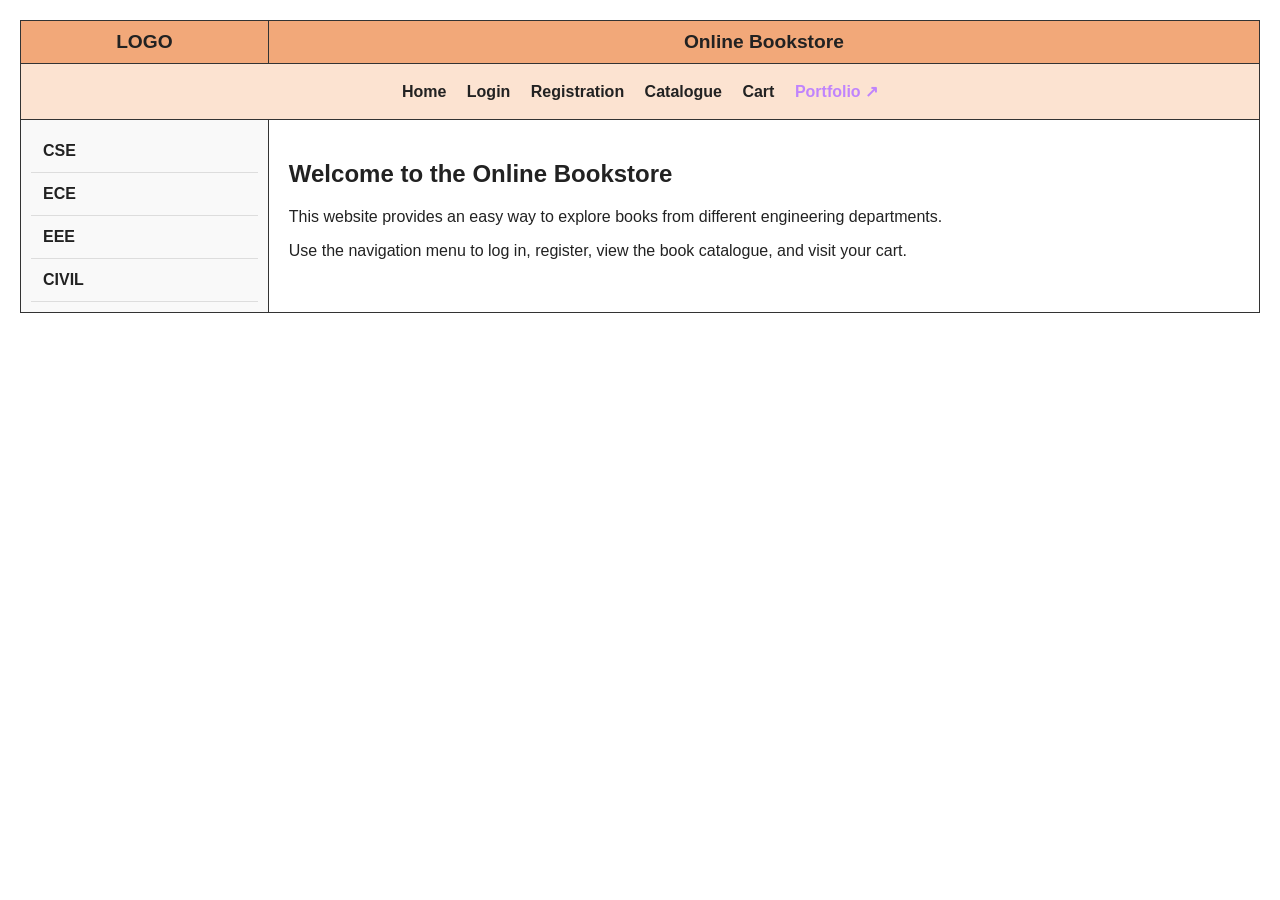
<file: index.html>
<!DOCTYPE html>
<html lang="en">
<head>
    <meta charset="UTF-8">
    <meta name="viewport" content="width=device-width, initial-scale=1.0">
    <title>Online Bookstore - Home</title>
    <link rel="stylesheet" href="style.css">
</head>
<body>

<table>
    <tr>
        <td class="header-bg logo">LOGO</td>
        <td class="header-bg">Online Bookstore</td>
    </tr>

    <tr class="nav-bg">
        <td colspan="2">
            <a href="index.html">Home</a>
            <a href="login.html">Login</a>
            <a href="registration.html">Registration</a>
            <a href="catalogue.html">Catalogue</a>
            <a href="cart.html">Cart</a>
            <a href="/portfolio" style="color: #c084fc; font-weight: bold;">Portfolio ↗</a>
        </td>
    </tr>

    <tr>
        
<td class="sidebar">
    <ul>
        <li><a href="catalogue.html?branch=CSE">CSE</a></li>
        <li><a href="catalogue.html?branch=ECE">ECE</a></li>
        <li><a href="catalogue.html?branch=EEE">EEE</a></li>
        <li><a href="catalogue.html?branch=CIVIL">CIVIL</a></li>
    </ul>
</td>


        <td class="main-content">
            <h2>Welcome to the Online Bookstore</h2>
            <p>
                This website provides an easy way to explore books
                from different engineering departments.
            </p>
            <p>
                Use the navigation menu to log in, register,
                view the book catalogue, and visit your cart.
            </p>
        </td>
    </tr>
</table>

</body>
</html>
</file>
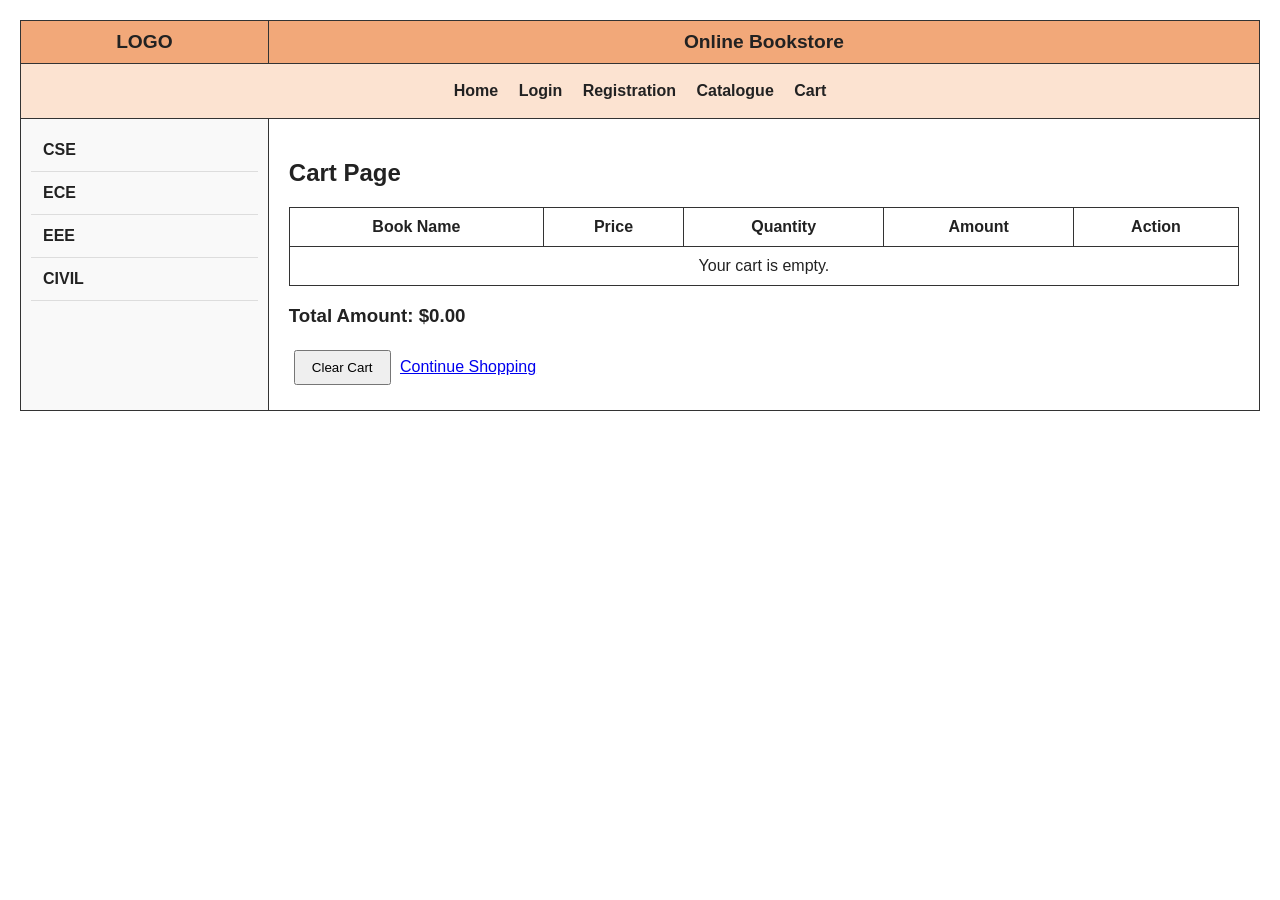
<file: cart.html>
<!DOCTYPE html>
<html lang="en">
<head>
    <meta charset="UTF-8">
    <meta name="viewport" content="width=device-width, initial-scale=1.0">
    <title>Cart - Online Bookstore</title>
    <link rel="stylesheet" href="style.css">
</head>
<body>

<table>
    <tr>
        <td class="header-bg logo">LOGO</td>
        <td class="header-bg">Online Bookstore</td>
    </tr>
    <tr class="nav-bg">
        <td colspan="2">
            <a href="index.html">Home</a>
            <a href="login.html">Login</a>
            <a href="registration.html">Registration</a>
            <a href="catalogue.html">Catalogue</a>
            <a href="cart.html">Cart</a>
        </td>
    </tr>
    <tr>
  
<td class="sidebar">
    <ul>
        <li><a href="catalogue.html?branch=CSE">CSE</a></li>
        <li><a href="catalogue.html?branch=ECE">ECE</a></li>
        <li><a href="catalogue.html?branch=EEE">EEE</a></li>
        <li><a href="catalogue.html?branch=CIVIL">CIVIL</a></li>
    </ul>
</td>

        <td class="main-content">
            <h2>Cart Page</h2>

            <table id="cartTable">
                <tr>
                    <th>Book Name</th>
                    <th>Price</th>
                    <th>Quantity</th>
                    <th>Amount</th>
                    <th>Action</th>
                </tr>
            </table>

            <h3 id="total">Total Amount: $0.00</h3>

            <button class="btn" onclick="clearCart()">Clear Cart</button>
            <a href="catalogue.html">Continue Shopping</a>
        </td>
    </tr>
</table>

<script>
function displayCart() {
    const cart = JSON.parse(localStorage.getItem("bookCart") || "[]");
    const table = document.getElementById("cartTable");

    table.innerHTML = `
        <tr>
            <th>Book Name</th>
            <th>Price</th>
            <th>Quantity</th>
            <th>Amount</th>
            <th>Action</th>
        </tr>`;

    let total = 0;

    cart.forEach((book, index) => {
        const amount = book.price * book.quantity;
        total += amount;

        const row = table.insertRow();
        row.insertCell().textContent = book.name;
        row.insertCell().textContent = "$" + book.price.toFixed(2);
        row.insertCell().textContent = book.quantity;
        row.insertCell().textContent = "$" + amount.toFixed(2);

        const actionCell = row.insertCell();
        const button = document.createElement("button");
        button.textContent = "Remove";
        button.className = "btn";
        button.onclick = () => removeBook(index);
        actionCell.appendChild(button);
    });

    if (cart.length === 0) {
        const row = table.insertRow();
        const cell = row.insertCell();
        cell.colSpan = 5;
        cell.textContent = "Your cart is empty.";
    }

    document.getElementById("total").textContent =
        "Total Amount: $" + total.toFixed(2);
}

function removeBook(index) {
    const cart = JSON.parse(localStorage.getItem("bookCart") || "[]");
    cart.splice(index, 1);
    localStorage.setItem("bookCart", JSON.stringify(cart));
    displayCart();
}

function clearCart() {
    localStorage.removeItem("bookCart");
    displayCart();
}

displayCart();
</script>

</body>
</html>
</file>
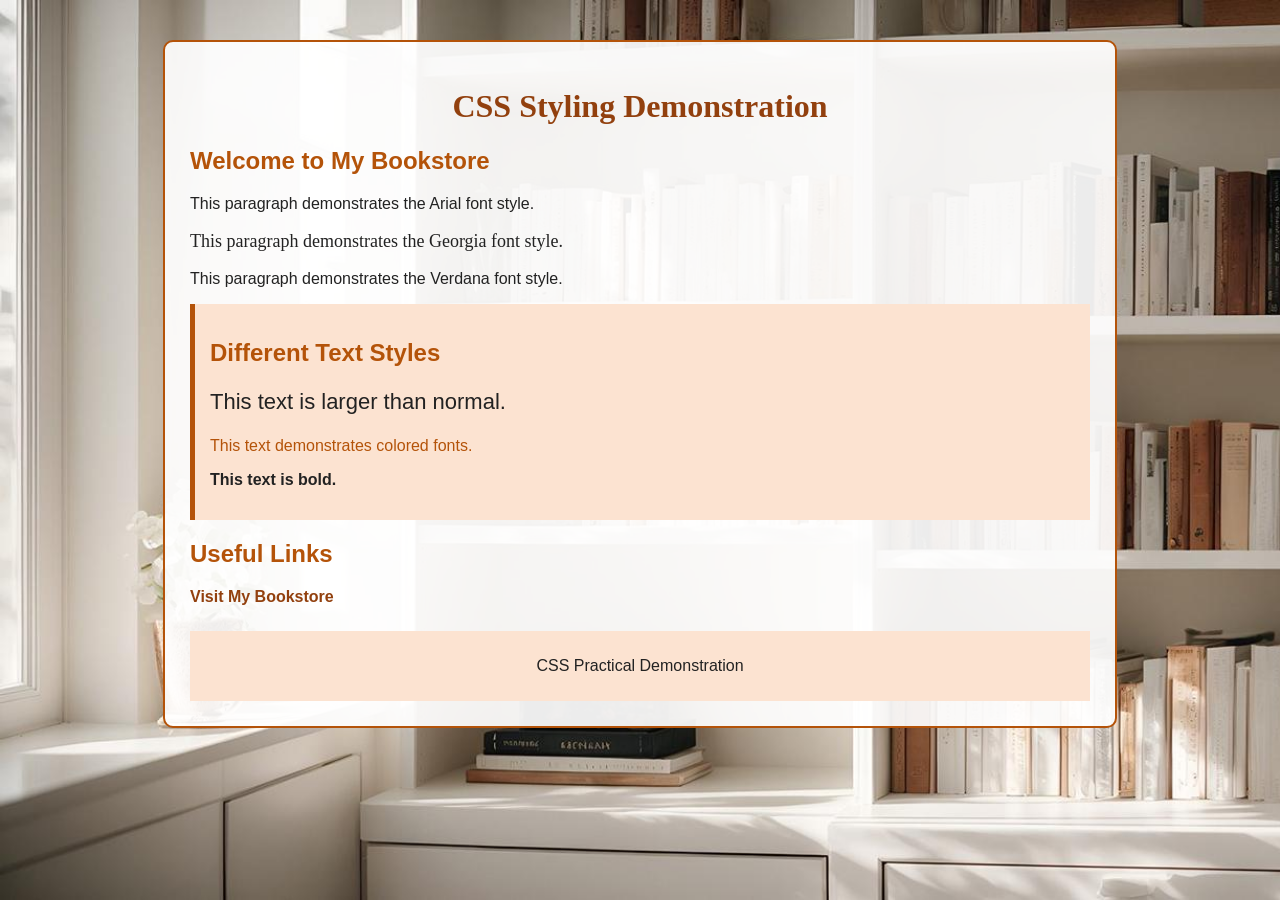
<file: css-exp-8.html>
<!DOCTYPE html>
<html lang="en">
<head>
    <meta charset="UTF-8">
    <meta name="viewport" content="width=device-width, initial-scale=1.0">
    <title>CSS Practical</title>
    <link rel="stylesheet" href="css-exp-8.css">
</head>
<body>

    <div class="container">
        <h1>CSS Styling Demonstration</h1>

        <h2>Welcome to My Bookstore</h2>

        <p class="arial">
            This paragraph demonstrates the Arial font style.
        </p>

        <p class="georgia">
            This paragraph demonstrates the Georgia font style.
        </p>

        <p class="verdana">
            This paragraph demonstrates the Verdana font style.
        </p>

        <div class="highlight">
            <h2>Different Text Styles</h2>
            <p class="large-text">This text is larger than normal.</p>
            <p class="colored-text">This text demonstrates colored fonts.</p>
            <p class="bold-text">This text is bold.</p>
        </div>

        <h2>Useful Links</h2>
        <p>
            <a href="index.html">Visit My Bookstore</a>
        </p>

        <footer>
            <p>CSS Practical Demonstration</p>
        </footer>
    </div>

</body>
</html>
</file>
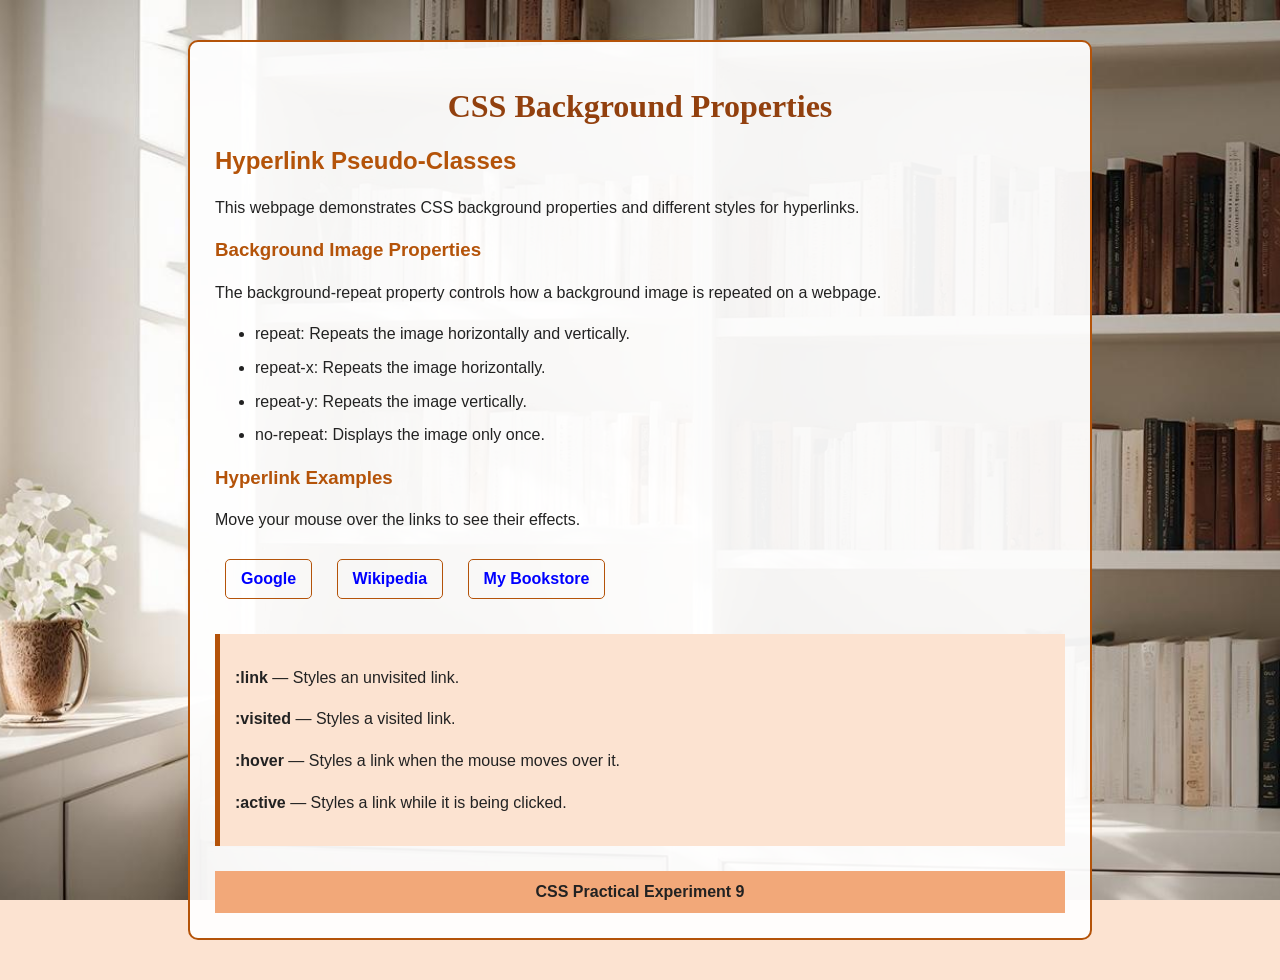
<file: css-exp-9.html>
<!DOCTYPE html>
<html lang="en">
<head>
    <meta charset="UTF-8">
    <meta name="viewport" content="width=device-width, initial-scale=1.0">
    <title>CSS Background and Hyperlink Effects</title>
    <link rel="stylesheet" href="css-exp-9.css">
</head>
<body>

    <div class="container">
        <h1>CSS Background Properties</h1>
        <h2>Hyperlink Pseudo-Classes</h2>

        <p>
            This webpage demonstrates CSS background properties
            and different styles for hyperlinks.
        </p>

        <h3>Background Image Properties</h3>

        <p>
            The background-repeat property controls how a background
            image is repeated on a webpage.
        </p>

        <ul>
            <li>repeat: Repeats the image horizontally and vertically.</li>
            <li>repeat-x: Repeats the image horizontally.</li>
            <li>repeat-y: Repeats the image vertically.</li>
            <li>no-repeat: Displays the image only once.</li>
        </ul>

        <h3>Hyperlink Examples</h3>

        <p>Move your mouse over the links to see their effects.</p>

        <div class="links">
            <a href="https://www.google.com">Google</a>
            <a href="https://www.wikipedia.org">Wikipedia</a>
            <a href="index.html">My Bookstore</a>
        </div>

        <div class="note">
            <p><strong>:link</strong> — Styles an unvisited link.</p>
            <p><strong>:visited</strong> — Styles a visited link.</p>
            <p><strong>:hover</strong> — Styles a link when the mouse moves over it.</p>
            <p><strong>:active</strong> — Styles a link while it is being clicked.</p>
        </div>

        <footer>
            CSS Practical Experiment 9
        </footer>
    </div>

</body>
</html>
</file>
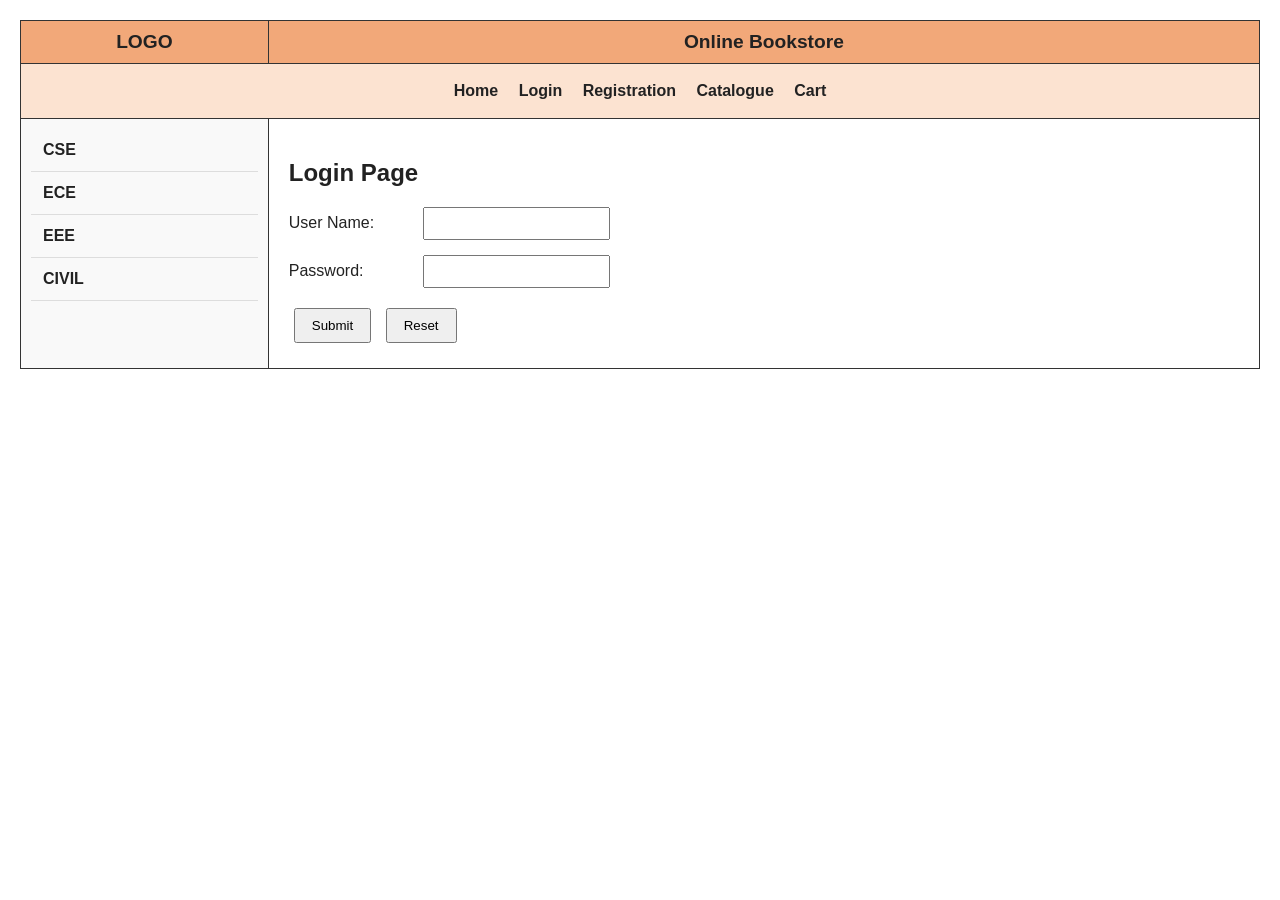
<file: login.html>
<!DOCTYPE html>
<html lang="en">
<head>
    <meta charset="UTF-8">
    <meta name="viewport" content="width=device-width, initial-scale=1.0">
    <title>Login - Online Bookstore</title>
    <link rel="stylesheet" href="style.css">
</head>
<body>

<table>
    <tr>
        <td class="header-bg logo">LOGO</td>
        <td class="header-bg">Online Bookstore</td>
    </tr>
    <tr class="nav-bg">
        <td colspan="2">
            <a href="index.html">Home</a>
            <a href="login.html">Login</a>
            <a href="registration.html">Registration</a>
            <a href="catalogue.html">Catalogue</a>
            <a href="cart.html">Cart</a>
        </td>
    </tr>
    <tr>
 
<td class="sidebar">
    <ul>
        <li><a href="catalogue.html?branch=CSE">CSE</a></li>
        <li><a href="catalogue.html?branch=ECE">ECE</a></li>
        <li><a href="catalogue.html?branch=EEE">EEE</a></li>
        <li><a href="catalogue.html?branch=CIVIL">CIVIL</a></li>
    </ul>
</td>

        <td class="main-content">
            <h2>Login Page</h2>

            <form onsubmit="event.preventDefault(); alert('Demo login submitted!');">
                <div class="form-group">
                    <label for="username">User Name:</label>
                    <input type="text" id="username" required>
                </div>

                <div class="form-group">
                    <label for="password">Password:</label>
                    <input type="password" id="password" required>
                </div>

                <button class="btn" type="submit">Submit</button>
                <button class="btn" type="reset">Reset</button>
            </form>
        </td>
    </tr>
</table>

</body>
</html>
</file>
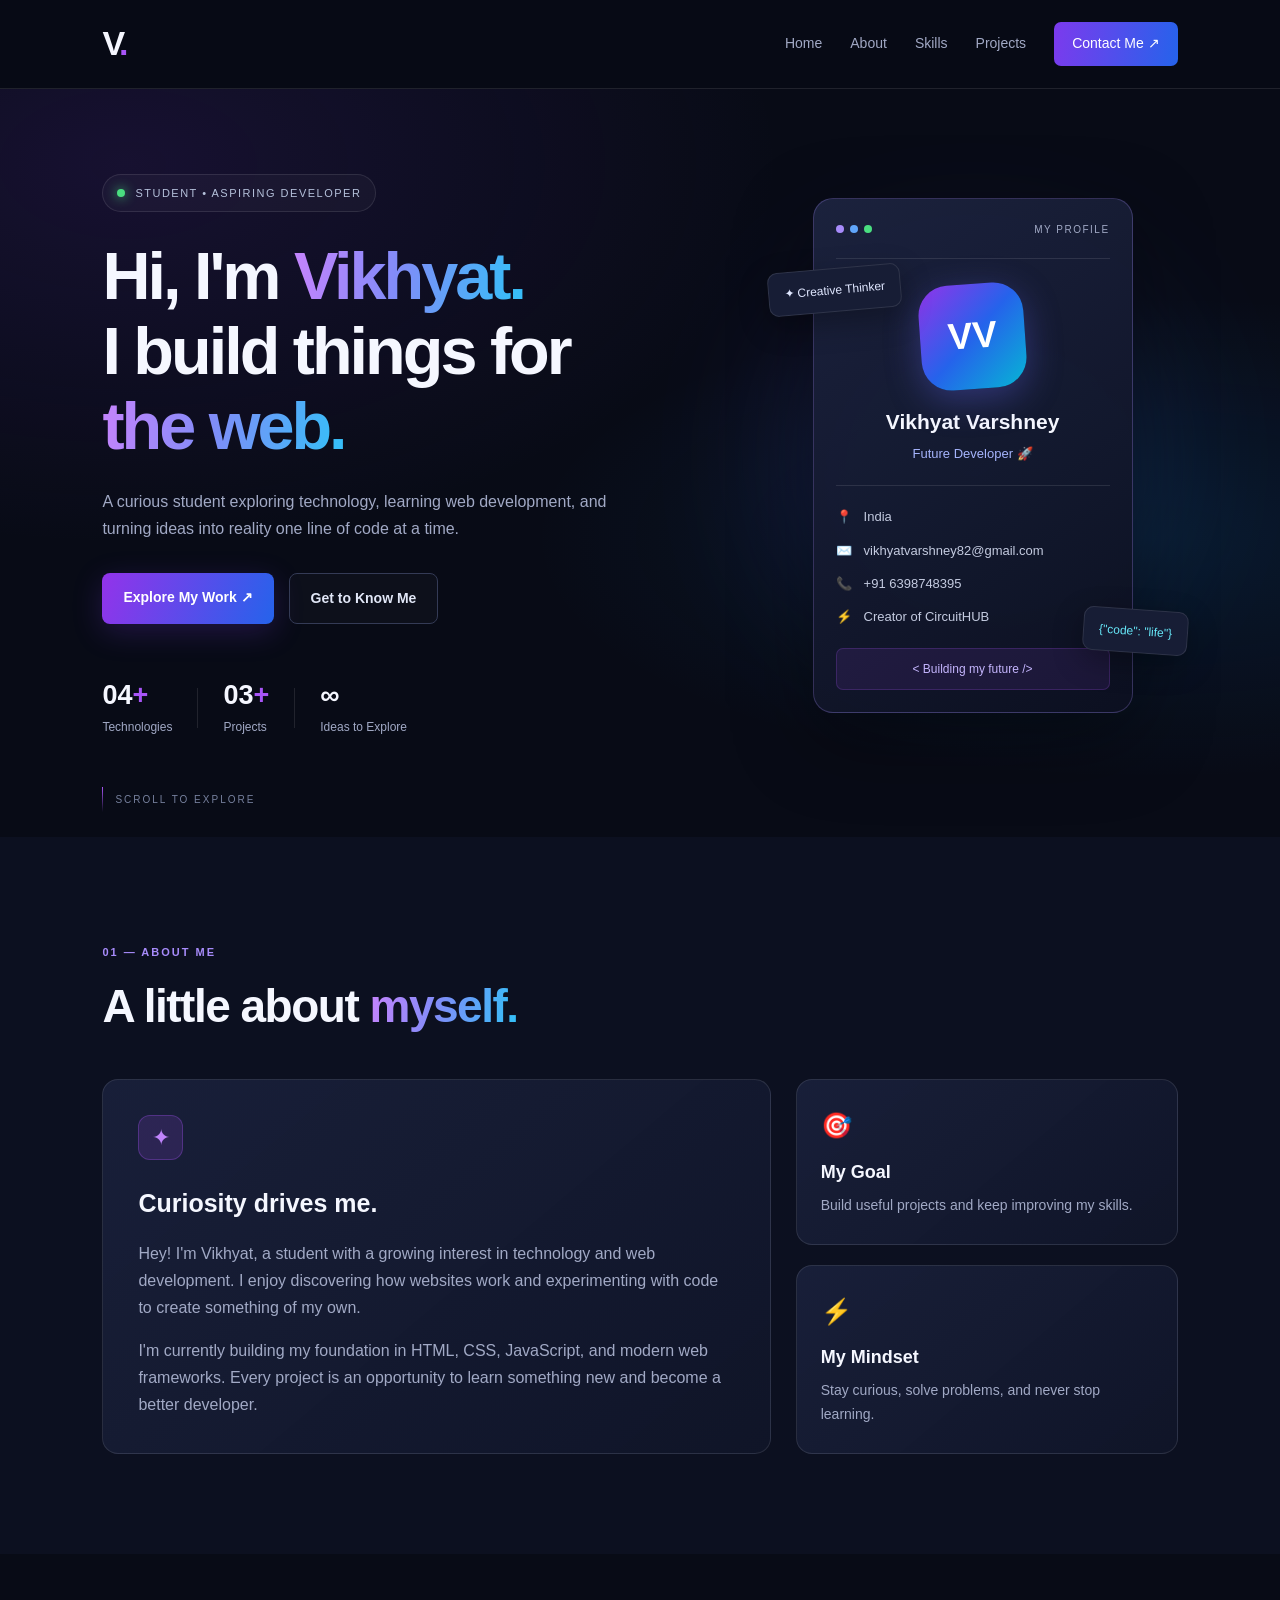
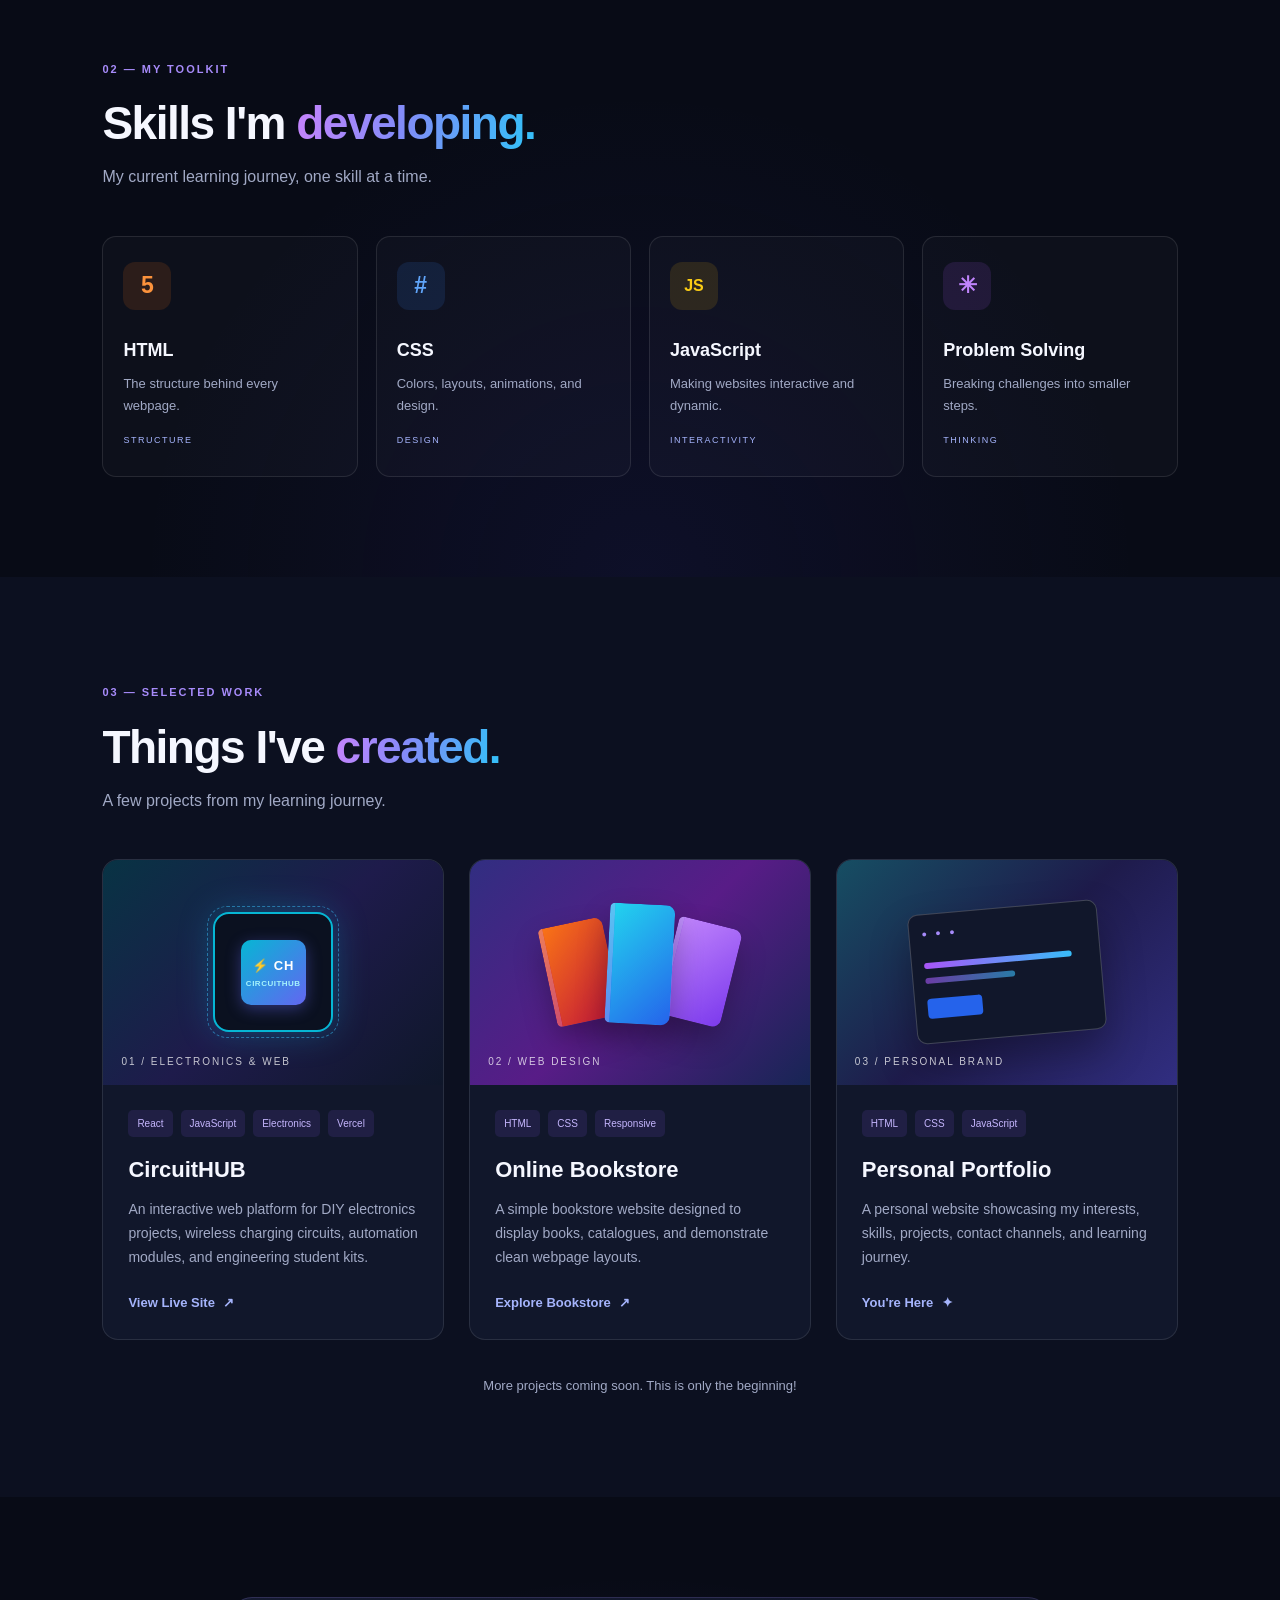
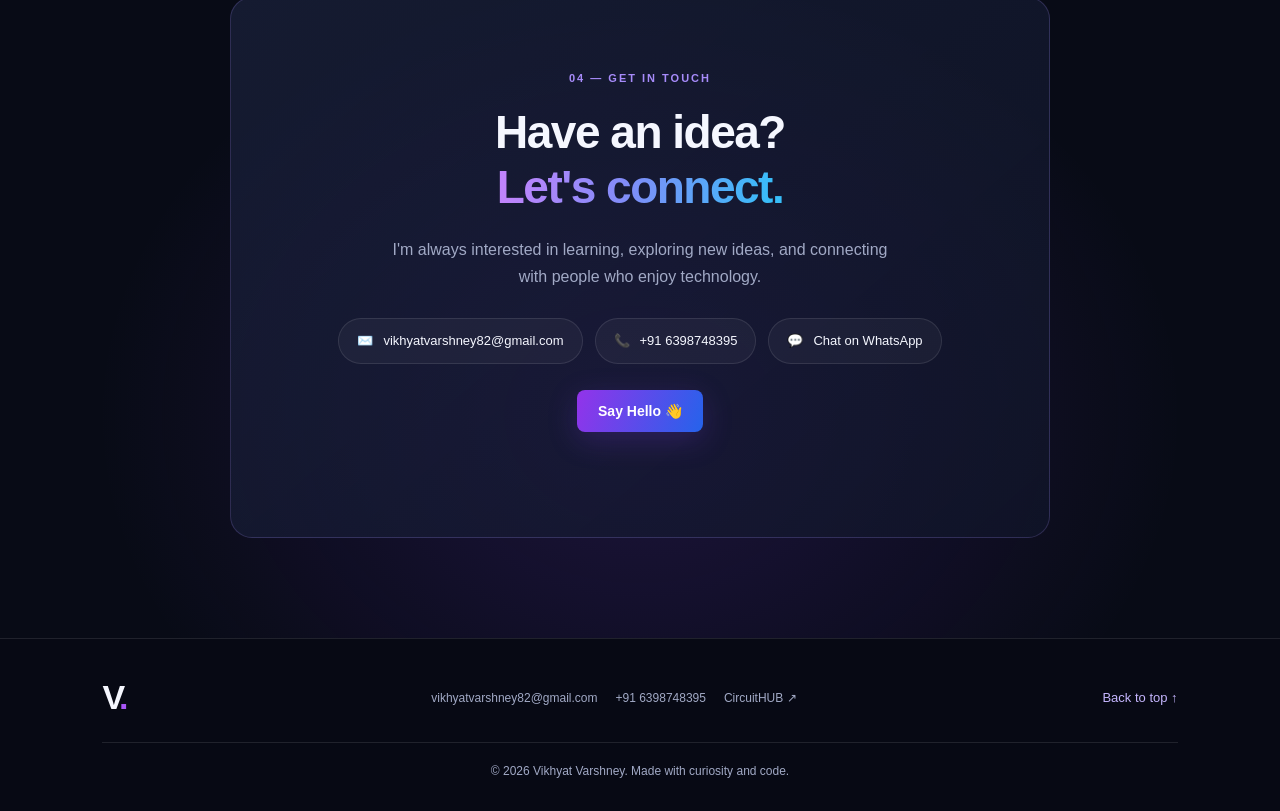
<file: portfolio.html>
<!DOCTYPE html>
<html lang="en">
<head>
    <meta charset="UTF-8">
    <meta name="viewport" content="width=device-width, initial-scale=1.0">
    <title>Vikhyat Varshney | Portfolio</title>
    <meta name="description" content="Portfolio of Vikhyat Varshney — Aspiring Web Developer and creator of CircuitHUB.">
    <link rel="stylesheet" href="portfolio.css">
</head>
<body>

    <!-- Navigation Bar -->
    <nav class="navbar">
        <a href="#home" class="logo">V<span>.</span></a>
        <div class="nav-links">
            <a href="#home">Home</a>
            <a href="#about">About</a>
            <a href="#skills">Skills</a>
            <a href="#projects">Projects</a>
            <a href="#contact" class="nav-button">Contact Me ↗</a>
        </div>
    </nav>

    <!-- Hero Section -->
    <section id="home" class="hero">
        <div class="hero-content">
            <div class="availability">
                <span class="green-dot"></span>
                STUDENT • ASPIRING DEVELOPER
            </div>

            <h1>
                Hi, I'm <span class="gradient-text">Vikhyat.</span>
                <br>I build things for
                <br><span class="gradient-text">the web.</span>
            </h1>

            <p class="hero-description">
                A curious student exploring technology, learning web development,
                and turning ideas into reality one line of code at a time.
            </p>

            <div class="hero-buttons">
                <a href="#projects" class="primary-button">Explore My Work ↗</a>
                <a href="#about" class="secondary-button">Get to Know Me</a>
            </div>

            <div class="hero-stats">
                <div>
                    <h3>04<span>+</span></h3>
                    <p>Technologies</p>
                </div>
                <div class="stat-divider"></div>
                <div>
                    <h3>03<span>+</span></h3>
                    <p>Projects</p>
                </div>
                <div class="stat-divider"></div>
                <div>
                    <h3>∞</h3>
                    <p>Ideas to Explore</p>
                </div>
            </div>
        </div>

        <!-- Decorative Profile Card -->
        <div class="hero-visual">
            <div class="glow-circle"></div>

            <div class="profile-card">
                <div class="card-top">
                    <span class="card-dot"></span>
                    <span class="card-dot"></span>
                    <span class="card-dot"></span>
                    <span class="card-label">MY PROFILE</span>
                </div>

                <div class="avatar">VV</div>

                <h2>Vikhyat Varshney</h2>
                <p class="profile-role">Future Developer 🚀</p>

                <div class="profile-divider"></div>

                <div class="profile-info">
                    <span>📍</span>
                    <p>India</p>
                </div>
                <div class="profile-info">
                    <span>✉️</span>
                    <p><a href="mailto:vikhyatvarshney82@gmail.com">vikhyatvarshney82@gmail.com</a></p>
                </div>
                <div class="profile-info">
                    <span>📞</span>
                    <p><a href="tel:+916398748395">+91 6398748395</a></p>
                </div>
                <div class="profile-info">
                    <span>⚡</span>
                    <p>Creator of CircuitHUB</p>
                </div>

                <div class="code-badge">
                    &lt; Building my future /&gt;
                </div>
            </div>

            <div class="floating-tag tag-one">✦ Creative Thinker</div>
            <div class="floating-tag tag-two">{"code": "life"}</div>
        </div>

        <div class="scroll-indicator">
            <span></span> SCROLL TO EXPLORE
        </div>
    </section>

    <!-- About Section -->
    <section id="about" class="section about-section">
        <div class="section-heading">
            <span class="section-label">01 — ABOUT ME</span>
            <h2>A little about <span class="gradient-text">myself.</span></h2>
        </div>

        <div class="about-grid">
            <div class="about-main glass-card">
                <div class="about-icon">✦</div>
                <h3>Curiosity drives me.</h3>
                <p>
                    Hey! I'm Vikhyat, a student with a growing interest in technology
                    and web development. I enjoy discovering how websites work and experimenting
                    with code to create something of my own.
                </p>
                <p>
                    I'm currently building my foundation in HTML, CSS, JavaScript, and modern web
                    frameworks. Every project is an opportunity to learn something new and become
                    a better developer.
                </p>
            </div>

            <div class="about-side">
                <div class="mini-card glass-card">
                    <span class="mini-icon">🎯</span>
                    <h3>My Goal</h3>
                    <p>Build useful projects and keep improving my skills.</p>
                </div>
                <div class="mini-card glass-card">
                    <span class="mini-icon">⚡</span>
                    <h3>My Mindset</h3>
                    <p>Stay curious, solve problems, and never stop learning.</p>
                </div>
            </div>
        </div>
    </section>

    <!-- Skills Section -->
    <section id="skills" class="section skills-section">
        <div class="section-heading">
            <span class="section-label">02 — MY TOOLKIT</span>
            <h2>Skills I'm <span class="gradient-text">developing.</span></h2>
            <p>My current learning journey, one skill at a time.</p>
        </div>

        <div class="skills-grid">
            <div class="skill-card skill-html">
                <div class="skill-symbol">5</div>
                <h3>HTML</h3>
                <p>The structure behind every webpage.</p>
                <span class="skill-tag">STRUCTURE</span>
            </div>

            <div class="skill-card skill-css">
                <div class="skill-symbol">#</div>
                <h3>CSS</h3>
                <p>Colors, layouts, animations, and design.</p>
                <span class="skill-tag">DESIGN</span>
            </div>

            <div class="skill-card skill-js">
                <div class="skill-symbol">JS</div>
                <h3>JavaScript</h3>
                <p>Making websites interactive and dynamic.</p>
                <span class="skill-tag">INTERACTIVITY</span>
            </div>

            <div class="skill-card skill-creative">
                <div class="skill-symbol">✳</div>
                <h3>Problem Solving</h3>
                <p>Breaking challenges into smaller steps.</p>
                <span class="skill-tag">THINKING</span>
            </div>
        </div>
    </section>

    <!-- Projects Section -->
    <section id="projects" class="section projects-section">
        <div class="section-heading">
            <span class="section-label">03 — SELECTED WORK</span>
            <h2>Things I've <span class="gradient-text">created.</span></h2>
            <p>A few projects from my learning journey.</p>
        </div>

        <div class="projects-grid">
            <!-- Project 1: CircuitHUB -->
            <article class="project-card">
                <div class="project-art circuithub-art">
                    <div class="circuit-chip">
                        <div class="circuit-lines"></div>
                        <div class="circuit-core">
                            ⚡ CH
                            <span>CIRCUITHUB</span>
                        </div>
                    </div>
                    <span class="art-caption">01 / ELECTRONICS & WEB</span>
                </div>

                <div class="project-content">
                    <div class="project-meta">
                        <span>React</span>
                        <span>JavaScript</span>
                        <span>Electronics</span>
                        <span>Vercel</span>
                    </div>

                    <h3>CircuitHUB</h3>

                    <p>
                        An interactive web platform for DIY electronics projects,
                        wireless charging circuits, automation modules, and engineering student kits.
                    </p>

                    <a href="https://circuithub.vercel.app" target="_blank" rel="noopener noreferrer" class="project-link">
                        View Live Site <span>↗</span>
                    </a>
                </div>
            </article>

            <!-- Project 2: Bookstore -->
            <article class="project-card">
                <div class="project-art bookstore-art">
                    <div class="book book-one"></div>
                    <div class="book book-two"></div>
                    <div class="book book-three"></div>
                    <span class="art-caption">02 / WEB DESIGN</span>
                </div>

                <div class="project-content">
                    <div class="project-meta">
                        <span>HTML</span>
                        <span>CSS</span>
                        <span>Responsive</span>
                    </div>

                    <h3>Online Bookstore</h3>

                    <p>
                        A simple bookstore website designed to display books, catalogues,
                        and demonstrate clean webpage layouts.
                    </p>

                    <a href="/" class="project-link">
                        Explore Bookstore <span>↗</span>
                    </a>
                </div>
            </article>

            <!-- Project 3: Portfolio -->
            <article class="project-card">
                <div class="project-art portfolio-art">
                    <div class="mini-window">
                        <div class="window-dots">● ● ●</div>
                        <div class="window-line"></div>
                        <div class="window-line short"></div>
                        <div class="window-block"></div>
                    </div>
                    <span class="art-caption">03 / PERSONAL BRAND</span>
                </div>

                <div class="project-content">
                    <div class="project-meta">
                        <span>HTML</span>
                        <span>CSS</span>
                        <span>JavaScript</span>
                    </div>

                    <h3>Personal Portfolio</h3>

                    <p>
                        A personal website showcasing my interests, skills, projects,
                        contact channels, and learning journey.
                    </p>

                    <a href="#home" class="project-link">
                        You're Here <span>✦</span>
                    </a>
                </div>
            </article>
        </div>

        <p class="project-note">
            More projects coming soon. This is only the beginning!
        </p>
    </section>

    <!-- Contact Section -->
    <section id="contact" class="section contact-section">
        <div class="contact-card">
            <span class="section-label">04 — GET IN TOUCH</span>
            <h2>Have an idea?<br><span class="gradient-text">Let's connect.</span></h2>

            <p>
                I'm always interested in learning, exploring new ideas,
                and connecting with people who enjoy technology.
            </p>

            <div class="contact-details">
                <a href="mailto:vikhyatvarshney82@gmail.com" class="contact-pill">
                    <span>✉️</span>
                    <span>vikhyatvarshney82@gmail.com</span>
                </a>
                <a href="tel:+916398748395" class="contact-pill">
                    <span>📞</span>
                    <span>+91 6398748395</span>
                </a>
                <a href="https://wa.me/916398748395" target="_blank" rel="noopener noreferrer" class="contact-pill whatsapp-pill">
                    <span>💬</span>
                    <span>Chat on WhatsApp</span>
                </a>
            </div>

            <button class="primary-button" onclick="showContactMessage()">
                Say Hello 👋
            </button>

            <p id="contact-message" aria-live="polite"></p>
        </div>
    </section>

    <!-- Footer -->
    <footer>
        <a href="#home" class="logo">V<span>.</span></a>

        <div class="footer-links">
            <a href="mailto:vikhyatvarshney82@gmail.com">vikhyatvarshney82@gmail.com</a>
            <a href="tel:+916398748395">+91 6398748395</a>
            <a href="https://circuithub.vercel.app" target="_blank" rel="noopener noreferrer">CircuitHUB ↗</a>
        </div>

        <a href="#home" class="back-top">Back to top ↑</a>

        <p class="copyright">
            © 2026 Vikhyat Varshney. Made with curiosity and code.
        </p>
    </footer>

    <script src="portfolio.js"></script>
</body>
</html>
</file>
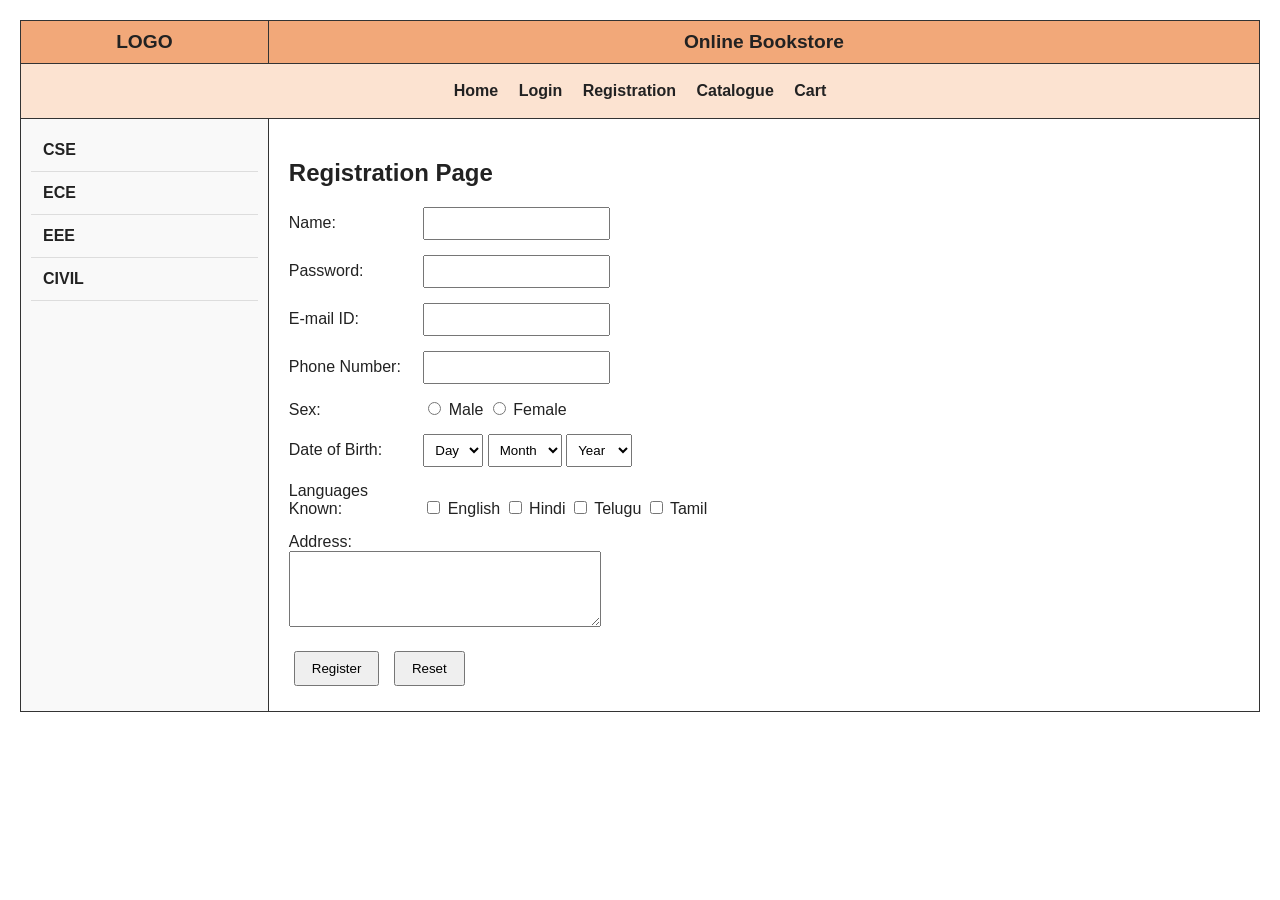
<file: registration.html>
<!DOCTYPE html>
<html lang="en">
<head>
    <meta charset="UTF-8">
    <meta name="viewport" content="width=device-width, initial-scale=1.0">
    <title>Registration - Online Bookstore</title>
    <link rel="stylesheet" href="style.css">
</head>
<body>

<table>
    <tr>
        <td class="header-bg logo">LOGO</td>
        <td class="header-bg">Online Bookstore</td>
    </tr>
    <tr class="nav-bg">
        <td colspan="2">
            <a href="index.html">Home</a>
            <a href="login.html">Login</a>
            <a href="registration.html">Registration</a>
            <a href="catalogue.html">Catalogue</a>
            <a href="cart.html">Cart</a>
        </td>
    </tr>
    <tr>

<td class="sidebar">
    <ul>
        <li><a href="catalogue.html?branch=CSE">CSE</a></li>
        <li><a href="catalogue.html?branch=ECE">ECE</a></li>
        <li><a href="catalogue.html?branch=EEE">EEE</a></li>
        <li><a href="catalogue.html?branch=CIVIL">CIVIL</a></li>
    </ul>
</td>

        <td class="main-content">
            <h2>Registration Page</h2>

            <form onsubmit="return validateForm()">
                <div class="form-group">
                    <label for="regName">Name:</label>
                    <input type="text" id="regName" required>
                </div>

                <div class="form-group">
                    <label for="regPass">Password:</label>
                    <input type="password" id="regPass" required>
                </div>

                <div class="form-group">
                    <label for="regEmail">E-mail ID:</label>
                    <input type="email" id="regEmail" required>
                </div>

                <div class="form-group">
                    <label for="regPhone">Phone Number:</label>
                    <input type="tel" id="regPhone">
                </div>

                <div class="form-group">
                    <label>Sex:</label>
                    <input type="radio" name="sex" value="Male"> Male
                    <input type="radio" name="sex" value="Female"> Female
                </div>

                <div class="form-group">
                    <label>Date of Birth:</label>
                    <select required>
                        <option value="">Day</option>
                        <script>
                            for (let i = 1; i <= 31; i++) {
                                document.write(
                                    '<option value="' + i + '">' + i + '</option>'
                                );
                            }
                        </script>
                    </select>

                    <select required>
                        <option value="">Month</option>
                        <option>Jan</option><option>Feb</option>
                        <option>Mar</option><option>Apr</option>
                        <option>May</option><option>Jun</option>
                        <option>Jul</option><option>Aug</option>
                        <option>Sep</option><option>Oct</option>
                        <option>Nov</option><option>Dec</option>
                    </select>

                    <select required>
                        <option value="">Year</option>
                        <script>
                            for (let y = 2010; y >= 1970; y--) {
                                document.write(
                                    '<option value="' + y + '">' + y + '</option>'
                                );
                            }
                        </script>
                    </select>
                </div>

                <div class="form-group">
                    <label>Languages Known:</label>
                    <input type="checkbox" name="language" value="English"> English
                    <input type="checkbox" name="language" value="Hindi"> Hindi
                    <input type="checkbox" name="language" value="Telugu"> Telugu
                    <input type="checkbox" name="language" value="Tamil"> Tamil
                </div>

                <div class="form-group">
                    <label for="address">Address:</label><br>
                    <textarea id="address" rows="4" cols="35"></textarea>
                </div>

                <button type="submit" class="btn">Register</button>
                <button type="reset" class="btn">Reset</button>
            </form>
        </td>
    </tr>
</table>

<script>
function validateForm() {
    const name = document.getElementById("regName").value.trim();
    const pass = document.getElementById("regPass").value;
    const email = document.getElementById("regEmail").value.trim();
    const phone = document.getElementById("regPhone").value.trim();

    // 1. Validate Name
    const nameRegex = /^[A-Za-z]+$/;

    if (name.length < 6 || !nameRegex.test(name)) {
        alert("Name must contain alphabets only and be at least 6 characters long.");
        return false;
    }

    // 2. Validate Password
    if (pass.length < 6) {
        alert("Password must be at least 6 characters long.");
        return false;
    }

    // 3. Validate E-mail ID
    const emailRegex = /^[^\s@]+@[^\s@]+\.[^\s@]+$/;

    if (!emailRegex.test(email)) {
        alert("Please enter a valid E-mail ID (name@domain.com).");
        return false;
    }

    // 4. Validate Phone Number
    const phoneRegex = /^[0-9]{10}$/;

    if (!phoneRegex.test(phone)) {
        alert("Phone number must contain exactly 10 digits.");
        return false;
    }

    alert("Registration Successful!");
    return false;
}
</script>

</body>
</html>
</file>
<file: style.css>
body {
    font-family: Arial, sans-serif;
    margin: 20px;
    color: #222;
}

table {
    width: 100%;
    border-collapse: collapse;
}

td, th {
    border: 1px solid #333;
    padding: 10px;
    text-align: center;
}

.header-bg {
    background-color: #f2a879;
    font-weight: bold;
    font-size: 1.2rem;
}

.logo {
    width: 20%;
}

.nav-bg {
    background-color: #fce3d1;
}

.nav-bg a {
    display: inline-block;
    padding: 8px;
    color: #222;
    text-decoration: none;
    font-weight: bold;
}

.nav-bg a:hover {
    color: #b45309;
}

.sidebar {
    width: 20%;
    vertical-align: top;
    text-align: left;
    background: #f9f9f9;
}

.sidebar ul {
    list-style: none;
    padding: 0;
    margin: 0;
}

.sidebar li {
    padding: 12px;
    border-bottom: 1px solid #ddd;
}

.sidebar a {
    color: #222;
    text-decoration: none;
    font-weight: bold;
}

.main-content {
    width: 80%;
    vertical-align: top;
    text-align: left;
    padding: 20px;
}

.form-group {
    margin-bottom: 15px;
}

.form-group label {
    display: inline-block;
    width: 130px;
}

input:not([type="radio"]):not([type="checkbox"]),
select, textarea {
    padding: 7px;
    max-width: 100%;
    box-sizing: border-box;
}

.btn {
    padding: 8px 16px;
    margin: 5px;
    cursor: pointer;
}

.catalogue-table {
    width: 100%;
}

.catalogue-table td,
.catalogue-table th {
    border: 1px solid #ccc;
    text-align: left;
}



.book-img {
    width: 90px;
    height: 125px;
    object-fit: contain;
    display: block;
    margin: auto;
    background: #f5f5f5;
}

.catalogue-table td:first-child {
    width: 110px;
    text-align: center;
}


.catalogue-table td:first-child {
    width: 110px;
    text-align: center;
}


@media (max-width: 650px) {
    body {
        margin: 5px;
    }

    td, th {
        padding: 5px;
    }

    .main-content {
        padding: 8px;
    }

    .nav-bg a {
        padding: 5px 2px;
        font-size: 12px;
    }

    .form-group label {
        width: 100%;
        margin-bottom: 5px;
    }
}
</file>
<file: css-exp-8.css>
body {
    font-family: Arial, sans-serif;
    margin: 0;
    padding: 20px;
    background-image: url("background.jpg");
    background-size: cover;
    background-repeat: no-repeat;
    background-attachment: fixed;
    color: #222;
}

.container {
    max-width: 900px;
    margin: 20px auto;
    padding: 25px;
    background-color: rgba(255, 255, 255, 0.92);
    border: 2px solid #b45309;
    border-radius: 10px;
}

h1 {
    font-family: Georgia, serif;
    color: #92400e;
    text-align: center;
    font-size: 32px;
}

h2 {
    font-family: Verdana, sans-serif;
    color: #b45309;
}

.arial {
    font-family: Arial, sans-serif;
    font-size: 16px;
}

.georgia {
    font-family: Georgia, serif;
    font-size: 18px;
}

.verdana {
    font-family: Verdana, sans-serif;
    font-size: 16px;
}

.highlight {
    background-color: #fce3d1;
    padding: 15px;
    border-left: 5px solid #b45309;
}

.large-text {
    font-size: 22px;
}

.colored-text {
    color: #b45309;
}

.bold-text {
    font-weight: bold;
}

a {
    color: #92400e;
    font-weight: bold;
    text-decoration: none;
}

a:hover {
    color: #dc2626;
    text-decoration: underline;
}

footer {
    margin-top: 25px;
    padding: 10px;
    text-align: center;
    background-color: #fce3d1;
}
</file>
<file: css-exp-9.css>
body {
    font-family: Arial, sans-serif;
    margin: 0;
    padding: 20px;
    color: #222;
    background-color: #fce3d1;
    background-image: url("background.jpg");
    background-repeat: no-repeat;
    background-position: center;
    background-attachment: fixed;
    background-size: cover;
}


.container {
    max-width: 850px;
    margin: 20px auto;
    padding: 25px;
    background-color: rgba(255, 255, 255, 0.94);
    border: 2px solid #b45309;
    border-radius: 10px;
}

h1 {
    font-family: Georgia, serif;
    color: #92400e;
    text-align: center;
}

h2, h3 {
    color: #b45309;
}

p, li {
    font-size: 16px;
    line-height: 1.6;
}

li {
    margin-bottom: 8px;
}

.links a:link {
    color: blue;
}

.links a:visited {
    color: purple;
}

.links a:hover {
    color: red;
    text-decoration: underline;
}

.links a:active {
    color: green;
}

.links a {
    display: inline-block;
    margin: 10px;
    padding: 10px 15px;
    border: 1px solid #b45309;
    border-radius: 5px;
    font-weight: bold;
    text-decoration: none;
}

.note {
    margin-top: 25px;
    padding: 15px;
    background-color: #fce3d1;
    border-left: 5px solid #b45309;
}

footer {
    margin-top: 25px;
    padding: 12px;
    text-align: center;
    background-color: #f2a879;
    font-weight: bold;
}
</file>
<file: portfolio.css>
* {
    margin: 0;
    padding: 0;
    box-sizing: border-box;
}

:root {
    --background: #080b16;
    --surface: #101528;
    --surface-light: #171d35;
    --text: #f5f7ff;
    --muted: #a1a9c5;
    --purple: #a855f7;
    --blue: #38bdf8;
    --cyan: #06b6d4;
    --border: rgba(255, 255, 255, 0.1);
}

html {
    scroll-behavior: smooth;
    scroll-padding-top: 90px;
}

body {
    font-family: Arial, Helvetica, sans-serif;
    background: var(--background);
    color: var(--text);
    line-height: 1.7;
    overflow-x: hidden;
}

a {
    color: inherit;
    text-decoration: none;
}

button {
    font-family: inherit;
}

::selection {
    background: var(--purple);
    color: #fff;
}

/* Navigation */
.navbar {
    min-height: 78px;
    padding: 15px 8%;
    display: flex;
    justify-content: space-between;
    align-items: center;
    gap: 20px;
    background: rgba(8, 11, 22, 0.9);
    border-bottom: 1px solid var(--border);
    position: sticky;
    top: 0;
    z-index: 100;
    backdrop-filter: blur(15px);
}

.logo {
    font-size: 34px;
    font-weight: 900;
    letter-spacing: -3px;
}

.logo span {
    color: var(--purple);
}

.nav-links {
    display: flex;
    align-items: center;
    gap: 28px;
}

.nav-links a {
    color: var(--muted);
    font-size: 14px;
    transition: color 0.3s;
}

.nav-links a:hover {
    color: #fff;
}

.nav-links .nav-button {
    background: linear-gradient(100deg, #7c3aed, #2563eb);
    padding: 10px 18px;
    border-radius: 7px;
    color: #fff;
}

/* Hero Section */
.hero {
    min-height: 680px;
    padding: 85px 8% 100px;
    display: grid;
    grid-template-columns: 1.2fr 0.8fr;
    align-items: center;
    gap: 50px;
    position: relative;
    background:
        radial-gradient(ellipse at 10% 10%, rgba(94, 46, 180, 0.17), transparent 40%),
        radial-gradient(ellipse at 90% 60%, rgba(14, 116, 200, 0.13), transparent 38%),
        var(--background);
}

.hero-content {
    position: relative;
    z-index: 2;
}

.availability {
    display: inline-flex;
    align-items: center;
    gap: 10px;
    color: #b5c1db;
    font-size: 11px;
    letter-spacing: 1.5px;
    padding: 9px 14px;
    border: 1px solid var(--border);
    background: rgba(255, 255, 255, 0.03);
    border-radius: 50px;
    margin-bottom: 27px;
}

.green-dot {
    width: 8px;
    height: 8px;
    background: #4ade80;
    border-radius: 50%;
    box-shadow: 0 0 12px #4ade80;
}

.hero h1 {
    font-size: clamp(42px, 5.2vw, 72px);
    line-height: 1.12;
    letter-spacing: -3px;
    font-weight: 800;
}

.gradient-text {
    background: linear-gradient(100deg, #c084fc 5%, #818cf8 45%, #38bdf8 95%);
    -webkit-background-clip: text;
    background-clip: text;
    color: transparent;
}

.hero-description {
    color: var(--muted);
    max-width: 520px;
    font-size: 16px;
    margin-top: 25px;
}

.hero-buttons {
    display: flex;
    gap: 15px;
    flex-wrap: wrap;
    margin-top: 30px;
}

.primary-button,
.secondary-button {
    display: inline-block;
    padding: 13px 21px;
    border-radius: 8px;
    font-size: 14px;
    font-weight: bold;
    cursor: pointer;
    transition: transform 0.3s, box-shadow 0.3s, border-color 0.3s;
}

.primary-button {
    color: #fff;
    background: linear-gradient(110deg, #9333ea, #2563eb);
    border: none;
    box-shadow: 0 8px 30px rgba(124, 58, 237, 0.22);
}

.primary-button:hover {
    transform: translateY(-3px);
    box-shadow: 0 12px 35px rgba(124, 58, 237, 0.4);
}

.secondary-button {
    border: 1px solid #343b56;
    color: #e1e7f7;
    background: rgba(255, 255, 255, 0.02);
}

.secondary-button:hover {
    border-color: var(--purple);
    transform: translateY(-3px);
}

.hero-stats {
    display: flex;
    align-items: center;
    gap: 25px;
    margin-top: 55px;
}

.hero-stats h3 {
    font-size: 27px;
    line-height: 1.2;
}

.hero-stats h3 span {
    color: var(--purple);
}

.hero-stats p {
    font-size: 12px;
    color: var(--muted);
    margin-top: 5px;
}

.stat-divider {
    height: 40px;
    width: 1px;
    background: var(--border);
}

/* Hero Profile Card */
.hero-visual {
    min-height: 430px;
    display: flex;
    align-items: center;
    justify-content: center;
    position: relative;
}

.glow-circle {
    position: absolute;
    width: 300px;
    height: 300px;
    background: linear-gradient(135deg, #7c3aed, #0ea5e9);
    border-radius: 50%;
    filter: blur(90px);
    opacity: 0.32;
}

.profile-card {
    width: 320px;
    max-width: 100%;
    padding: 22px;
    border: 1px solid rgba(167, 139, 250, 0.25);
    border-radius: 20px;
    background: linear-gradient(145deg, rgba(28, 35, 63, 0.97), rgba(12, 16, 32, 0.97));
    box-shadow: 0 25px 80px rgba(0, 0, 0, 0.4);
    position: relative;
    z-index: 2;
    animation: float 5s ease-in-out infinite;
}

.card-top {
    display: flex;
    align-items: center;
    gap: 6px;
    padding-bottom: 20px;
    border-bottom: 1px solid var(--border);
}

.card-dot {
    width: 8px;
    height: 8px;
    background: #a78bfa;
    border-radius: 50%;
}

.card-dot:nth-child(2) { background: #60a5fa; }
.card-dot:nth-child(3) { background: #4ade80; }

.card-label {
    margin-left: auto;
    font-size: 10px;
    letter-spacing: 1.5px;
    color: var(--muted);
}

.avatar {
    width: 105px;
    height: 105px;
    margin: 25px auto 15px;
    border-radius: 30px;
    display: flex;
    align-items: center;
    justify-content: center;
    font-size: 37px;
    font-weight: 900;
    color: #fff;
    background: linear-gradient(135deg, #9333ea, #2563eb, #06b6d4);
    box-shadow: 0 10px 35px rgba(99, 102, 241, 0.35);
    transform: rotate(-4deg);
}

.profile-card h2 {
    text-align: center;
    font-size: 21px;
}

.profile-role {
    text-align: center;
    color: #a5b4fc;
    font-size: 13px;
    margin-top: 4px;
}

.profile-divider {
    height: 1px;
    background: var(--border);
    margin: 20px 0;
}

.profile-info {
    display: flex;
    gap: 12px;
    align-items: center;
    margin: 11px 0;
    color: #c4cbe0;
    font-size: 13px;
}

.profile-info p {
    margin: 0;
    word-break: break-all;
}

.profile-info a:hover {
    color: #38bdf8;
    text-decoration: underline;
}

.code-badge {
    margin-top: 20px;
    padding: 10px;
    border-radius: 7px;
    background: rgba(168, 85, 247, 0.1);
    color: #c4b5fd;
    font-size: 12px;
    text-align: center;
    border: 1px solid rgba(168, 85, 247, 0.2);
}

.floating-tag {
    position: absolute;
    z-index: 3;
    padding: 11px 15px;
    border: 1px solid var(--border);
    border-radius: 10px;
    background: #171d35;
    color: #e0e7ff;
    font-size: 12px;
    box-shadow: 0 10px 30px rgba(0, 0, 0, 0.3);
}

.tag-one {
    top: 70px;
    left: 0;
    transform: rotate(-5deg);
}

.tag-two {
    bottom: 60px;
    right: -10px;
    color: #67e8f9;
    transform: rotate(4deg);
}

.scroll-indicator {
    position: absolute;
    bottom: 25px;
    left: 8%;
    display: flex;
    align-items: center;
    gap: 12px;
    font-size: 10px;
    letter-spacing: 2px;
    color: #77819e;
}

.scroll-indicator span {
    display: inline-block;
    height: 25px;
    width: 1px;
    background: linear-gradient(#a855f7, transparent);
}

@keyframes float {
    0%, 100% { transform: translateY(0); }
    50% { transform: translateY(-12px); }
}

/* Sections Common */
.section {
    padding: 100px 8%;
    position: relative;
}

.section-heading {
    margin-bottom: 45px;
}

.section-label {
    color: #a78bfa;
    font-size: 11px;
    letter-spacing: 2px;
    font-weight: bold;
}

.section-heading h2,
.contact-card h2 {
    font-size: clamp(30px, 4vw, 46px);
    line-height: 1.2;
    letter-spacing: -1.5px;
    margin-top: 15px;
}

.section-heading > p {
    color: var(--muted);
    margin-top: 12px;
}

/* About Section */
.about-section {
    background: #0c1020;
}

.glass-card {
    background: linear-gradient(140deg, rgba(30, 38, 68, 0.7), rgba(17, 22, 42, 0.8));
    border: 1px solid var(--border);
    border-radius: 16px;
}

.about-grid {
    display: grid;
    grid-template-columns: 1.4fr 0.8fr;
    gap: 25px;
}

.about-main {
    padding: 35px;
}

.about-icon {
    width: 45px;
    height: 45px;
    display: grid;
    place-items: center;
    background: rgba(168, 85, 247, 0.15);
    border: 1px solid rgba(168, 85, 247, 0.3);
    border-radius: 12px;
    color: #c084fc;
    font-size: 22px;
    margin-bottom: 22px;
}

.about-main h3 {
    font-size: 25px;
    margin-bottom: 15px;
}

.about-main p {
    color: var(--muted);
    margin-top: 15px;
}

.about-side {
    display: grid;
    gap: 20px;
}

.mini-card {
    padding: 24px;
    transition: transform 0.3s, border-color 0.3s;
}

.mini-card:hover {
    transform: translateY(-5px);
    border-color: rgba(168, 85, 247, 0.5);
}

.mini-icon {
    font-size: 25px;
}

.mini-card h3 {
    margin-top: 10px;
    font-size: 18px;
}

.mini-card p {
    margin-top: 6px;
    color: var(--muted);
    font-size: 14px;
}

/* Skills Section */
.skills-section {
    background: radial-gradient(ellipse at 50% 100%, rgba(67, 56, 202, 0.1), transparent 55%), var(--background);
}

.skills-grid {
    display: grid;
    grid-template-columns: repeat(4, minmax(0, 1fr));
    gap: 18px;
}

.skill-card {
    min-height: 230px;
    padding: 25px 20px;
    border: 1px solid var(--border);
    background: rgba(255, 255, 255, 0.025);
    border-radius: 14px;
    transition: transform 0.3s, background 0.3s, border-color 0.3s;
}

.skill-card:hover {
    transform: translateY(-8px);
    background: var(--surface-light);
}

.skill-symbol {
    width: 48px;
    height: 48px;
    border-radius: 12px;
    display: grid;
    place-items: center;
    font-size: 23px;
    font-weight: 900;
    margin-bottom: 25px;
}

.skill-html .skill-symbol { color: #fb923c; background: rgba(249, 115, 22, 0.13); }
.skill-css .skill-symbol { color: #60a5fa; background: rgba(59, 130, 246, 0.13); }
.skill-js .skill-symbol { color: #facc15; background: rgba(234, 179, 8, 0.13); font-size: 16px; }
.skill-creative .skill-symbol { color: #c084fc; background: rgba(168, 85, 247, 0.13); }

.skill-html:hover { border-color: #f97316; }
.skill-css:hover { border-color: #3b82f6; }
.skill-js:hover { border-color: #eab308; }
.skill-creative:hover { border-color: #a855f7; }

.skill-card h3 {
    font-size: 18px;
    margin-bottom: 8px;
}

.skill-card p {
    color: var(--muted);
    font-size: 13px;
    min-height: 45px;
}

.skill-tag {
    display: inline-block;
    margin-top: 15px;
    font-size: 9px;
    letter-spacing: 1.5px;
    color: #a5b4fc;
}

/* Projects Section */
.projects-section {
    background: #0c1020;
}

.projects-grid {
    display: grid;
    grid-template-columns: repeat(auto-fit, minmax(320px, 1fr));
    gap: 25px;
}

.project-card {
    background: #11172b;
    border: 1px solid var(--border);
    border-radius: 16px;
    overflow: hidden;
    transition: transform 0.3s, border-color 0.3s, box-shadow 0.3s;
    display: flex;
    flex-direction: column;
}

.project-card:hover {
    transform: translateY(-7px);
    border-color: rgba(129, 140, 248, 0.5);
    box-shadow: 0 20px 50px rgba(0, 0, 0, 0.2);
}

.project-art {
    height: 225px;
    display: flex;
    align-items: center;
    justify-content: center;
    position: relative;
    overflow: hidden;
}

.circuithub-art {
    background: linear-gradient(135deg, #083344, #1e1b4b, #0f172a);
}

.bookstore-art {
    background: linear-gradient(135deg, #312e81, #581c87, #172554);
}

.portfolio-art {
    background: linear-gradient(135deg, #164e63, #1e1b4b, #312e81);
}

/* Circuit Graphic */
.circuit-chip {
    width: 120px;
    height: 120px;
    background: #0b1120;
    border: 2px solid #06b6d4;
    border-radius: 16px;
    position: relative;
    display: flex;
    align-items: center;
    justify-content: center;
    box-shadow: 0 0 35px rgba(6, 182, 212, 0.3);
}

.circuit-core {
    width: 65px;
    height: 65px;
    background: linear-gradient(135deg, #06b6d4, #6366f1);
    border-radius: 10px;
    display: flex;
    flex-direction: column;
    align-items: center;
    justify-content: center;
    color: #fff;
    font-size: 13px;
    font-weight: 800;
    letter-spacing: 1px;
    box-shadow: 0 4px 15px rgba(99, 102, 241, 0.4);
}

.circuit-core span {
    font-size: 8px;
    color: #a5f3fc;
    letter-spacing: 0.5px;
}

.circuit-lines {
    position: absolute;
    inset: -8px;
    border: 1px dashed rgba(56, 189, 248, 0.5);
    border-radius: 20px;
    pointer-events: none;
}

/* Book Graphic */
.book {
    width: 65px;
    height: 100px;
    border-radius: 5px 9px 9px 5px;
    border-left: 5px solid rgba(255, 255, 255, 0.25);
    box-shadow: 0 15px 30px rgba(0, 0, 0, 0.3);
    transform: rotate(-12deg);
}

.book-one {
    background: linear-gradient(135deg, #f97316, #be123c);
    margin-right: -5px;
}

.book-two {
    height: 120px;
    background: linear-gradient(135deg, #22d3ee, #2563eb);
    transform: rotate(3deg) translateY(-8px);
    z-index: 1;
}

.book-three {
    background: linear-gradient(135deg, #c084fc, #7c3aed);
    transform: rotate(14deg);
    margin-left: -5px;
}

/* Portfolio Mini-Window */
.mini-window {
    width: 190px;
    height: 130px;
    background: #11172b;
    border: 1px solid rgba(255, 255, 255, 0.2);
    border-radius: 10px;
    padding: 12px;
    box-shadow: 0 20px 40px rgba(0, 0, 0, 0.3);
    transform: rotate(-5deg);
}

.window-dots {
    font-size: 9px;
    color: #a78bfa;
    letter-spacing: 3px;
    padding-bottom: 12px;
}

.window-line {
    height: 6px;
    width: 90%;
    border-radius: 5px;
    background: linear-gradient(90deg, #a855f7, #38bdf8);
    margin: 9px 0;
}

.window-line.short {
    width: 55%;
    opacity: 0.6;
}

.window-block {
    width: 55px;
    height: 20px;
    background: #2563eb;
    border-radius: 4px;
    margin-top: 15px;
}

.art-caption {
    position: absolute;
    bottom: 15px;
    left: 18px;
    color: rgba(255, 255, 255, 0.75);
    font-size: 10px;
    letter-spacing: 2px;
}

.project-content {
    padding: 25px;
    display: flex;
    flex-direction: column;
    flex: 1;
}

.project-meta {
    display: flex;
    gap: 8px;
    flex-wrap: wrap;
    margin-bottom: 14px;
}

.project-meta span {
    font-size: 10px;
    color: #c4b5fd;
    padding: 5px 9px;
    background: rgba(139, 92, 246, 0.12);
    border-radius: 5px;
}

.project-content h3 {
    font-size: 22px;
}

.project-content > p {
    color: var(--muted);
    font-size: 14px;
    margin-top: 10px;
    flex: 1;
}

.project-link {
    display: inline-block;
    margin-top: 22px;
    color: #a5b4fc;
    font-size: 13px;
    font-weight: bold;
}

.project-link span {
    margin-left: 5px;
    transition: margin 0.3s;
}

.project-link:hover span {
    margin-left: 10px;
}

.project-note {
    text-align: center;
    margin-top: 35px;
    color: var(--muted);
    font-size: 13px;
}

/* Contact Section */
.contact-section {
    background: radial-gradient(ellipse at 50% 70%, rgba(124, 58, 237, 0.18), transparent 60%), var(--background);
}

.contact-card {
    max-width: 820px;
    margin: auto;
    text-align: center;
    padding: 65px 30px;
    border: 1px solid rgba(167, 139, 250, 0.2);
    border-radius: 22px;
    background: linear-gradient(140deg, rgba(30, 38, 68, 0.6), rgba(17, 22, 42, 0.7));
}

.contact-card > p {
    max-width: 520px;
    margin: 20px auto;
    color: var(--muted);
}

/* Contact Details Badges */
.contact-details {
    display: flex;
    flex-wrap: wrap;
    justify-content: center;
    gap: 12px;
    margin: 28px 0 26px;
}

.contact-pill {
    display: inline-flex;
    align-items: center;
    gap: 10px;
    padding: 11px 18px;
    background: rgba(255, 255, 255, 0.04);
    border: 1px solid var(--border);
    border-radius: 50px;
    color: var(--text);
    font-size: 13px;
    font-weight: 500;
    transition: transform 0.25s, border-color 0.25s, background 0.25s, color 0.25s;
}

.contact-pill:hover {
    background: rgba(168, 85, 247, 0.15);
    border-color: var(--purple);
    transform: translateY(-2px);
    color: #fff;
}

.whatsapp-pill:hover {
    background: rgba(34, 197, 94, 0.15);
    border-color: #22c55e;
}

#contact-message {
    color: #c4b5fd;
    font-weight: bold;
    min-height: 25px;
    margin-top: 15px;
    margin-bottom: 0;
}

/* Footer */
footer {
    padding: 30px 8%;
    border-top: 1px solid var(--border);
    display: flex;
    flex-wrap: wrap;
    align-items: center;
    justify-content: space-between;
    gap: 15px;
    background: #070914;
}

footer > p {
    color: var(--muted);
    font-size: 12px;
}

.footer-links {
    display: flex;
    align-items: center;
    gap: 18px;
    flex-wrap: wrap;
}

.footer-links a {
    color: var(--muted);
    font-size: 12px;
    transition: color 0.2s;
}

.footer-links a:hover {
    color: #38bdf8;
}

.back-top {
    color: #c4b5fd;
    font-size: 13px;
}

.copyright {
    width: 100%;
    text-align: center;
    padding-top: 18px;
    border-top: 1px solid var(--border);
}

/* Media Queries */
@media (max-width: 950px) {
    .hero {
        grid-template-columns: 1fr 0.8fr;
        gap: 25px;
    }
    .hero h1 { font-size: 48px; }
    .skills-grid { grid-template-columns: repeat(2, minmax(0, 1fr)); }
    .tag-one { left: -10px; }
    .tag-two { right: -5px; }
}

@media (max-width: 700px) {
    .navbar {
        padding: 12px 5%;
        flex-wrap: wrap;
    }
    .nav-links {
        gap: 13px;
        flex-wrap: wrap;
        justify-content: center;
    }
    .nav-links a { font-size: 12px; }
    .nav-links .nav-button { padding: 7px 10px; }
    .hero {
        grid-template-columns: 1fr;
        padding: 65px 6% 90px;
        gap: 35px;
    }
    .hero h1 {
        font-size: clamp(40px, 9vw, 60px);
        letter-spacing: -2px;
    }
    .hero-visual { min-height: 420px; }
    .hero-stats { gap: 15px; }
    .hero-stats h3 { font-size: 23px; }
    .hero-stats p { font-size: 10px; }
    .scroll-indicator { left: 6%; }
    .section { padding: 75px 6%; }
    .about-grid,
    .projects-grid { grid-template-columns: 1fr; }
    .contact-details { flex-direction: column; align-items: stretch; max-width: 320px; margin-left: auto; margin-right: auto; }
    footer { justify-content: center; text-align: center; }
    .footer-links { justify-content: center; }
}

@media (max-width: 400px) {
    .nav-links { gap: 10px; }
    .nav-links a { font-size: 11px; }
    .hero-buttons { flex-direction: column; align-items: stretch; }
    .hero-buttons a { text-align: center; }
    .hero-stats { gap: 10px; }
    .hero-stats h3 { font-size: 20px; }
    .hero-stats p { font-size: 9px; }
    .skills-grid { grid-template-columns: 1fr; }
    .about-main { padding: 25px; }
    .floating-tag { font-size: 10px; }
}
</file>
